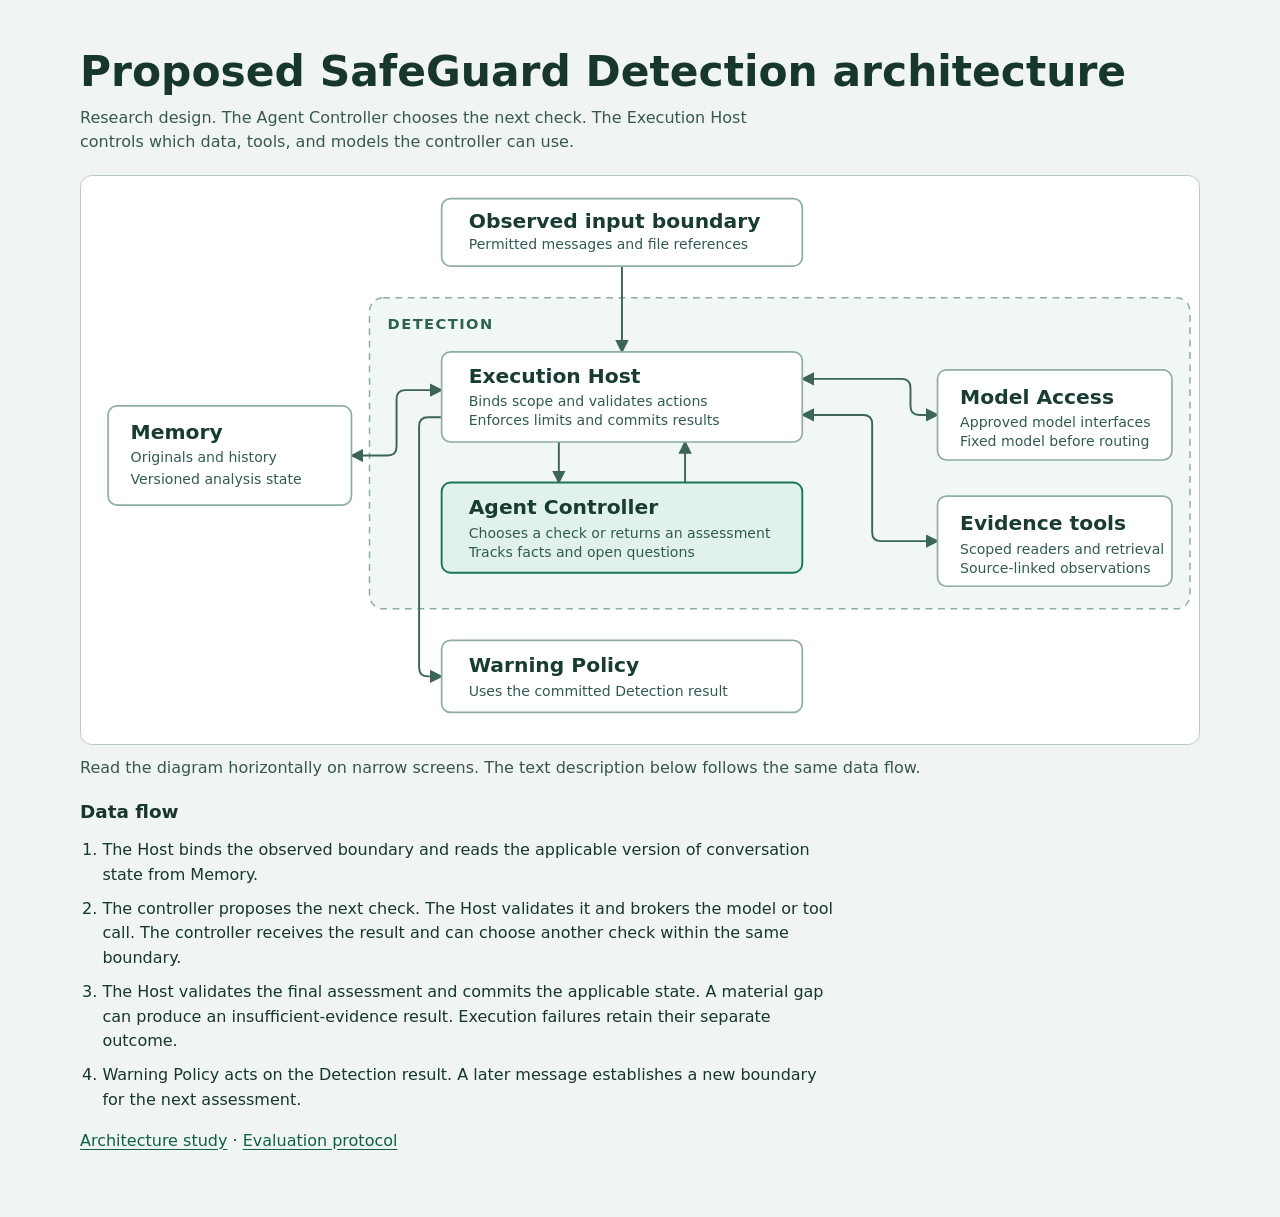
<file: docs/research/agent-detection.html>
<!doctype html>
<html lang="en">
<head>
  <meta charset="utf-8">
  <meta name="viewport" content="width=device-width, initial-scale=1">
  <title>Proposed SafeGuard Detection architecture</title>
  <style>
    :root { color-scheme: light; background: #f0f5f2; color: #17362d; font-family: system-ui, sans-serif; }
    body { max-width: 70rem; margin: 0 auto; padding: clamp(1rem, 4vw, 3rem); }
    h1 { margin: 0 0 .55rem; font-size: clamp(1.65rem, 4vw, 2.65rem); line-height: 1.15; }
    p, li { line-height: 1.55; }
    .intro { max-width: 67ch; margin: 0 0 1.25rem; color: #39584e; }
    figure { margin: 0; }
    .canvas { background: #fff; border: 1px solid #b8ccbf; border-radius: .75rem; overflow-x: auto; }
    .canvas:focus-visible { outline: 3px solid #146951; outline-offset: 3px; }
    svg { display: block; width: 100%; min-width: 48rem; height: auto; }
    .zone { fill: #f1f7f3; stroke: #8aafa0; stroke-width: 1.3; stroke-dasharray: 6 5; }
    .node { fill: #fff; stroke: #8daea0; stroke-width: 1.5; }
    .decision { fill: #e0f2e9; stroke: #1c755d; stroke-width: 1.7; }
    .line { fill: none; stroke: #3c6457; stroke-width: 1.7; marker-end: url(#arrow); }
    .both { marker-start: url(#arrow); }
    .box-title { font-size: 18px; font-weight: 690; fill: #193c32; }
    .box-detail { font-size: 12.5px; fill: #315b50; }
    .zone-title { font-size: 13px; font-weight: 750; letter-spacing: .1em; fill: #2d6251; }
    figcaption { margin: .65rem 0 1.35rem; color: #38564e; line-height: 1.5; }
    h2 { font-size: 1.15rem; }
    ol { max-width: 72ch; padding-inline-start: 1.4rem; }
    li + li { margin-top: .55rem; }
    a { color: #0d604a; text-underline-offset: .18em; }
  </style>
</head>
<body>
  <main>
    <h1>Proposed SafeGuard Detection architecture</h1>
    <p class="intro">Research design. The Agent Controller chooses the next check. The Execution Host controls which data, tools, and models the controller can use.</p>
    <figure>
      <div class="canvas" tabindex="0" role="region" aria-label="Scrollable architecture diagram">
        <svg viewBox="0 0 992 504" role="img" aria-labelledby="agent-detection-title agent-detection-desc">
          <title id="agent-detection-title">Proposed SafeGuard Detection architecture</title>
          <desc id="agent-detection-desc">One Agent Controller uses the Execution Host to access models, tools, and scoped Memory before returning an assessment to Warning Policy.</desc>
          <defs>
            <marker id="arrow" viewBox="0 0 8 8" markerWidth="7" markerHeight="7" refX="7" refY="4" orient="auto-start-reverse">
              <path d="M0 0 L8 4 L0 8 Z" fill="#3c6457"/>
            </marker>
          </defs>

          <rect class="zone" x="256" y="108" width="728" height="276" rx="12"/>
          <text class="zone-title" x="272" y="136">DETECTION</text>

          <line class="line" x1="480" y1="80" x2="480" y2="156"/>
          <path class="line both" d="M240 248 H272 Q280 248 280 240 V198 Q280 190 288 190 H320"/>
          <line class="line" x1="424" y1="236" x2="424" y2="272"/>
          <line class="line" x1="536" y1="272" x2="536" y2="236"/>
          <path class="line both" d="M640 180 H728 Q736 180 736 188 V204 Q736 212 744 212 H760"/>
          <path class="line both" d="M640 212 H694 Q702 212 702 220 V316 Q702 324 710 324 H760"/>
          <path class="line" d="M320 214 H308 Q300 214 300 222 V436 Q300 444 308 444 H320"/>

          <rect class="node" x="320" y="20" width="320" height="60" rx="8"/>
          <text class="box-title" x="344" y="46">Observed input boundary</text>
          <text class="box-detail" x="344" y="65">Permitted messages and file references</text>

          <rect class="node" x="24" y="204" width="216" height="88" rx="8"/>
          <text class="box-title" x="44" y="233">Memory</text>
          <text class="box-detail" x="44" y="254">Originals and history</text>
          <text class="box-detail" x="44" y="273">Versioned analysis state</text>

          <rect class="node" x="320" y="156" width="320" height="80" rx="8"/>
          <text class="box-title" x="344" y="184">Execution Host</text>
          <text class="box-detail" x="344" y="204">Binds scope and validates actions</text>
          <text class="box-detail" x="344" y="221">Enforces limits and commits results</text>

          <rect class="decision" x="320" y="272" width="320" height="80" rx="8"/>
          <text class="box-title" x="344" y="300">Agent Controller</text>
          <text class="box-detail" x="344" y="321">Chooses a check or returns an assessment</text>
          <text class="box-detail" x="344" y="338">Tracks facts and open questions</text>

          <rect class="node" x="760" y="172" width="208" height="80" rx="8"/>
          <text class="box-title" x="780" y="202">Model Access</text>
          <text class="box-detail" x="780" y="223">Approved model interfaces</text>
          <text class="box-detail" x="780" y="240">Fixed model before routing</text>

          <rect class="node" x="760" y="284" width="208" height="80" rx="8"/>
          <text class="box-title" x="780" y="314">Evidence tools</text>
          <text class="box-detail" x="780" y="335">Scoped readers and retrieval</text>
          <text class="box-detail" x="780" y="352">Source-linked observations</text>

          <rect class="node" x="320" y="412" width="320" height="64" rx="8"/>
          <text class="box-title" x="344" y="440">Warning Policy</text>
          <text class="box-detail" x="344" y="461">Uses the committed Detection result</text>
        </svg>
      </div>
      <figcaption>Read the diagram horizontally on narrow screens. The text description below follows the same data flow.</figcaption>
    </figure>
    <h2>Data flow</h2>
    <ol>
      <li>The Host binds the observed boundary and reads the applicable version of conversation state from Memory.</li>
      <li>The controller proposes the next check. The Host validates it and brokers the model or tool call. The controller receives the result and can choose another check within the same boundary.</li>
      <li>The Host validates the final assessment and commits the applicable state. A material gap can produce an insufficient-evidence result. Execution failures retain their separate outcome.</li>
      <li>Warning Policy acts on the Detection result. A later message establishes a new boundary for the next assessment.</li>
    </ol>
    <p><a href="agent-architecture.md">Architecture study</a> · <a href="agent-evaluation.md">Evaluation protocol</a></p>
  </main>
</body>
</html>
</file>
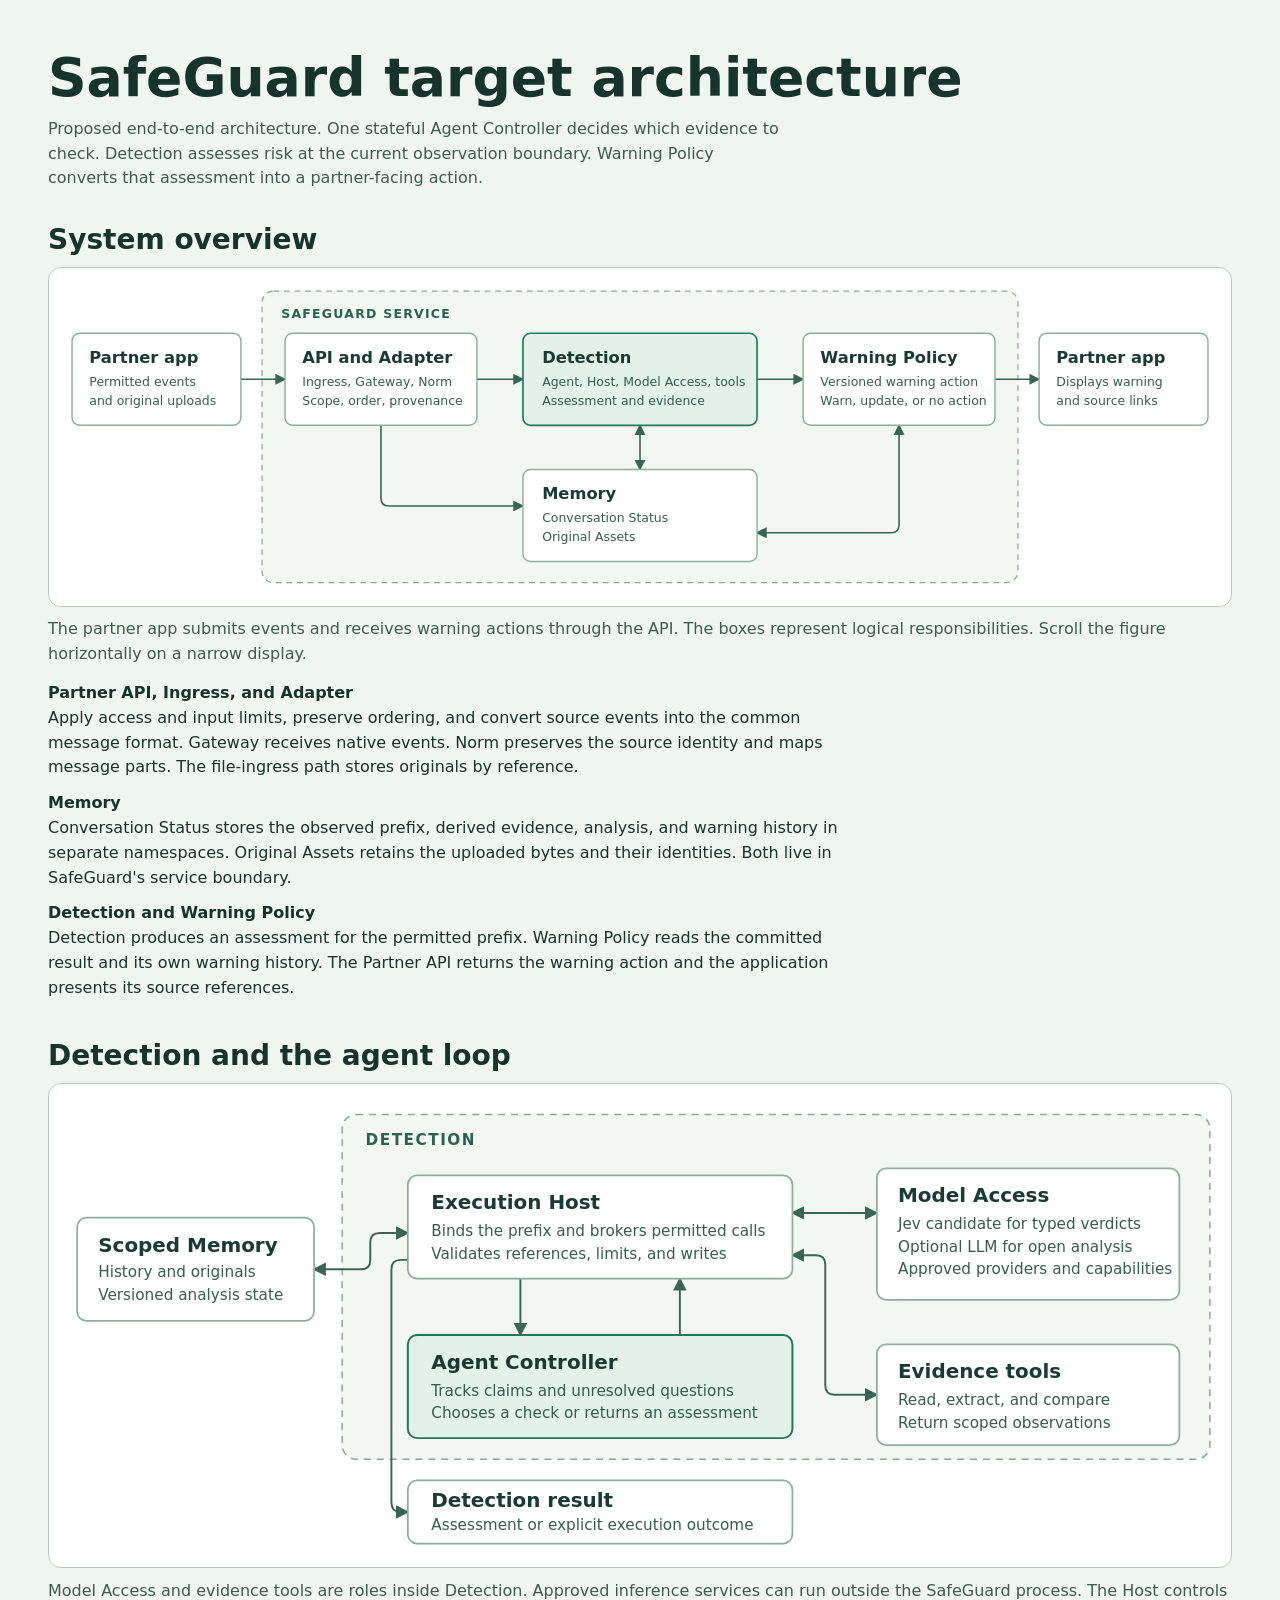
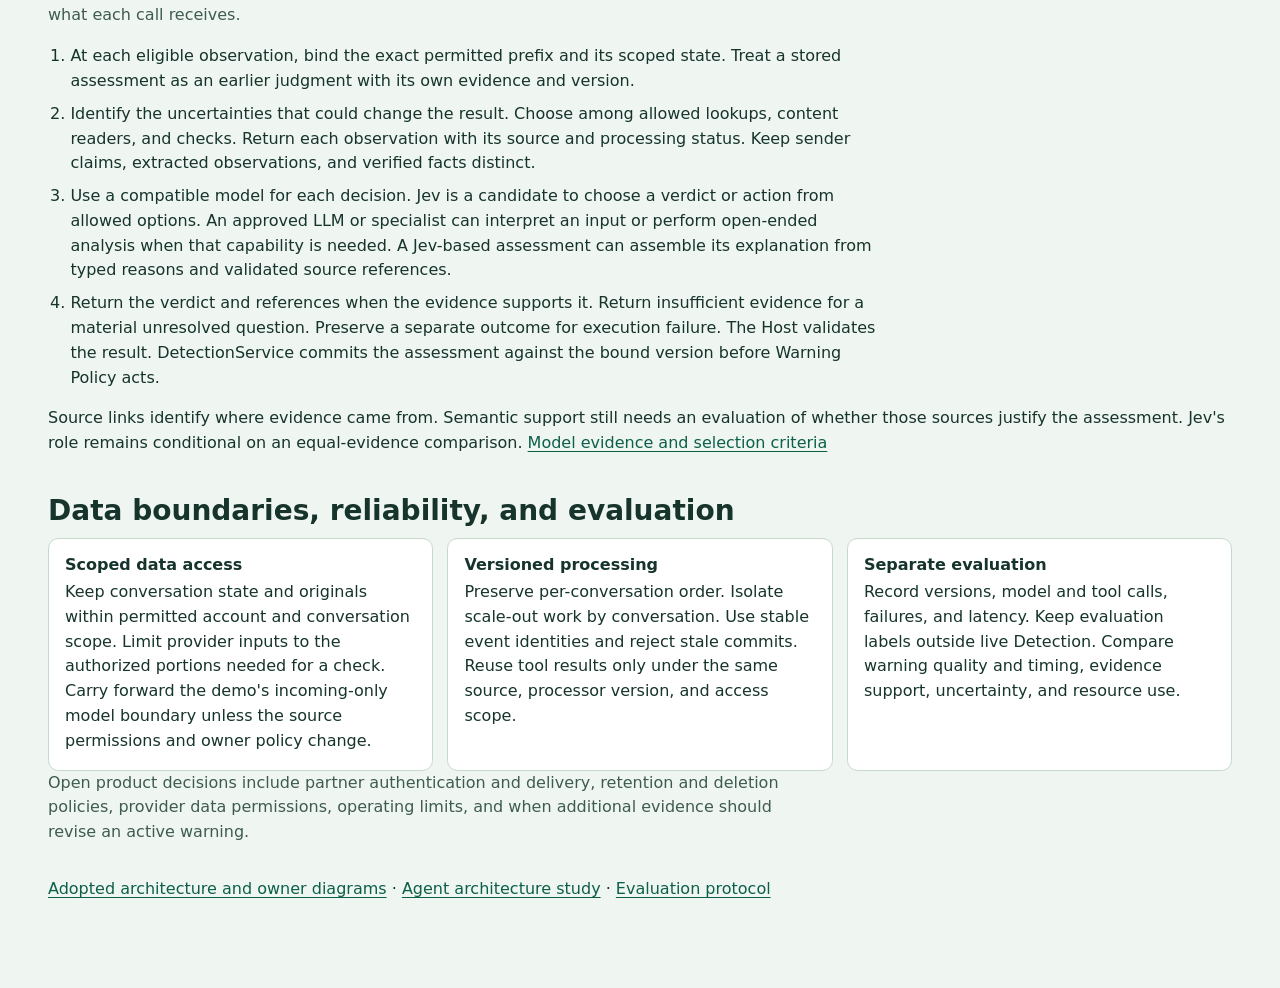
<file: docs/research/safeguard-target-architecture.html>
<!doctype html>
<html lang="en">
<head>
  <meta charset="utf-8">
  <meta name="viewport" content="width=device-width, initial-scale=1">
  <title>SafeGuard target architecture</title>
  <style>
    :root { color-scheme: light; background: #eff5f1; color: #16342c; font-family: system-ui, sans-serif; }
    body { max-width: 76rem; margin: 0 auto; padding: clamp(1rem, 4vw, 3rem); }
    h1 { margin: 0 0 .55rem; font-size: clamp(1.85rem, 5vw, 3.35rem); line-height: 1.12; }
    h2 { margin: 0 0 .65rem; font-size: clamp(1.25rem, 3vw, 1.75rem); line-height: 1.2; }
    h3 { margin: 0; font-size: 1rem; }
    p, li, dd, figcaption { line-height: 1.55; }
    .description { max-width: 72ch; margin: 0 0 2rem; color: #3e5b52; }
    section { margin: 0 0 2.4rem; }
    figure { margin: 0; }
    .frame { background: #fff; border: 1px solid #b4cbbd; border-radius: .8rem; overflow-x: auto; }
    .frame:focus-visible { outline: 3px solid #16765c; outline-offset: 3px; }
    svg { display: block; width: 100%; min-width: 53rem; height: auto; }
    .detail svg { min-width: 43rem; }
    .zone { fill: #f2f7f3; stroke: #82aa99; stroke-width: 1.3; stroke-dasharray: 6 5; }
    .node { fill: #fff; stroke: #8cae9f; stroke-width: 1.5; }
    .decision { fill: #e2f2e9; stroke: #23755e; stroke-width: 1.7; }
    .line { fill: none; stroke: #396456; stroke-width: 1.65; }
    .box-title { font-size: 17px; font-weight: 700; fill: #193b31; }
    .box-detail { font-size: 13px; fill: #345d50; }
    .zone-title { font-size: 13px; font-weight: 750; letter-spacing: .1em; fill: #2b6150; }
    figcaption { margin: .65rem 0 0; color: #3e5b52; }
    dl, ol { max-width: 80ch; padding-inline-start: 0; }
    ol { padding-inline-start: 1.4rem; }
    dt { font-weight: 730; }
    dd { margin: .25rem 0 .8rem; }
    li + li { margin-top: .5rem; }
    .notes { display: grid; grid-template-columns: repeat(auto-fit, minmax(min(100%, 17rem), 1fr)); gap: .9rem; }
    .notes > div { background: #fff; border: 1px solid #c6d8cc; border-radius: .65rem; padding: 1rem; }
    .notes p { margin: .35rem 0 0; }
    a { color: #0c5f49; text-underline-offset: .18em; }
  </style>
</head>
<body>
  <main>
    <h1>SafeGuard target architecture</h1>
    <p class="description">Proposed end-to-end architecture. One stateful Agent Controller decides which evidence to check. Detection assesses risk at the current observation boundary. Warning Policy converts that assessment into a partner-facing action.</p>

    <section aria-labelledby="overview-heading">
      <h2 id="overview-heading">System overview</h2>
      <figure>
        <div class="frame" tabindex="0" role="region" aria-label="Scrollable SafeGuard system overview">
          <svg viewBox="0 0 1232 352" role="img" aria-labelledby="safeguard-target-architecture-title safeguard-target-architecture-desc">
            <title id="safeguard-target-architecture-title">SafeGuard system overview</title>
            <desc id="safeguard-target-architecture-desc">A partner submits permitted messages to the SafeGuard service, which normalizes and stores inputs, runs Detection, and returns a Warning Policy action.</desc>
            <defs>
              <marker id="system-arrow" viewBox="0 0 8 8" markerWidth="7" markerHeight="7" refX="7" refY="4" orient="auto-start-reverse">
                <path d="M0 0 L8 4 L0 8 Z" fill="#396456"/>
              </marker>
            </defs>
            <rect class="zone" x="222" y="24" width="788" height="304" rx="12"/>
            <text class="zone-title" x="242" y="52">SAFEGUARD SERVICE</text>
            <g class="line" marker-end="url(#system-arrow)">
              <line x1="200" y1="116" x2="246" y2="116"/>
              <line x1="446" y1="116" x2="494" y2="116"/>
              <line x1="738" y1="116" x2="786" y2="116"/>
              <line x1="986" y1="116" x2="1032" y2="116"/>
              <path d="M346 164 V240 Q346 248 354 248 H494"/>
              <line x1="616" y1="164" x2="616" y2="210" marker-start="url(#system-arrow)"/>
              <path d="M886 164 V268 Q886 276 878 276 H738" marker-start="url(#system-arrow)"/>
            </g>

            <rect class="node" x="24" y="68" width="176" height="96" rx="8"/>
            <text class="box-title" x="42" y="99">Partner app</text>
            <text class="box-detail" x="42" y="123">Permitted events</text>
            <text class="box-detail" x="42" y="143">and original uploads</text>

            <rect class="node" x="246" y="68" width="200" height="96" rx="8"/>
            <text class="box-title" x="264" y="99">API and Adapter</text>
            <text class="box-detail" x="264" y="123">Ingress, Gateway, Norm</text>
            <text class="box-detail" x="264" y="143">Scope, order, provenance</text>

            <rect class="decision" x="494" y="68" width="244" height="96" rx="8"/>
            <text class="box-title" x="514" y="99">Detection</text>
            <text class="box-detail" x="514" y="123">Agent, Host, Model Access, tools</text>
            <text class="box-detail" x="514" y="143">Assessment and evidence</text>

            <rect class="node" x="786" y="68" width="200" height="96" rx="8"/>
            <text class="box-title" x="804" y="99">Warning Policy</text>
            <text class="box-detail" x="804" y="123">Versioned warning action</text>
            <text class="box-detail" x="804" y="143">Warn, update, or no action</text>

            <rect class="node" x="1032" y="68" width="176" height="96" rx="8"/>
            <text class="box-title" x="1050" y="99">Partner app</text>
            <text class="box-detail" x="1050" y="123">Displays warning</text>
            <text class="box-detail" x="1050" y="143">and source links</text>

            <rect class="node" x="494" y="210" width="244" height="96" rx="8"/>
            <text class="box-title" x="514" y="241">Memory</text>
            <text class="box-detail" x="514" y="265">Conversation Status</text>
            <text class="box-detail" x="514" y="285">Original Assets</text>
          </svg>
        </div>
        <figcaption>The partner app submits events and receives warning actions through the API. The boxes represent logical responsibilities. Scroll the figure horizontally on a narrow display.</figcaption>
      </figure>
      <dl>
        <dt>Partner API, Ingress, and Adapter</dt>
        <dd>Apply access and input limits, preserve ordering, and convert source events into the common message format. Gateway receives native events. Norm preserves the source identity and maps message parts. The file-ingress path stores originals by reference.</dd>
        <dt>Memory</dt>
        <dd>Conversation Status stores the observed prefix, derived evidence, analysis, and warning history in separate namespaces. Original Assets retains the uploaded bytes and their identities. Both live in SafeGuard's service boundary.</dd>
        <dt>Detection and Warning Policy</dt>
        <dd>Detection produces an assessment for the permitted prefix. Warning Policy reads the committed result and its own warning history. The Partner API returns the warning action and the application presents its source references.</dd>
      </dl>
    </section>

    <section aria-labelledby="detection-heading">
      <h2 id="detection-heading">Detection and the agent loop</h2>
      <figure class="detail">
        <div class="frame" tabindex="0" role="region" aria-label="Scrollable Detection agent diagram">
          <svg viewBox="0 0 1008 412" role="img" aria-labelledby="target-detection-title target-detection-desc">
            <title id="target-detection-title">Detection and model roles</title>
            <desc id="target-detection-desc">The Host brokers all Agent Controller access to scoped Memory, evidence tools, and Model Access, then validates and commits the assessment.</desc>
            <defs>
              <marker id="detail-arrow" viewBox="0 0 8 8" markerWidth="7" markerHeight="7" refX="7" refY="4" orient="auto-start-reverse">
                <path d="M0 0 L8 4 L0 8 Z" fill="#396456"/>
              </marker>
            </defs>
            <rect class="zone" x="250" y="26" width="740" height="294" rx="12"/>
            <text class="zone-title" x="270" y="52">DETECTION</text>
            <g class="line" marker-end="url(#detail-arrow)">
              <path d="M226 158 H266 Q274 158 274 150 V135 Q274 127 282 127 H306" marker-start="url(#detail-arrow)"/>
              <line x1="402" y1="166" x2="402" y2="214"/>
              <line x1="538" y1="214" x2="538" y2="166"/>
              <line x1="634" y1="110" x2="706" y2="110" marker-start="url(#detail-arrow)"/>
              <path d="M634 146 H654 Q662 146 662 154 V257 Q662 265 670 265 H706" marker-start="url(#detail-arrow)"/>
              <path d="M306 150 H300 Q292 150 292 158 V357 Q292 365 300 365 H306"/>
            </g>

            <rect class="node" x="24" y="114" width="202" height="88" rx="8"/>
            <text class="box-title" x="42" y="143">Scoped Memory</text>
            <text class="box-detail" x="42" y="165">History and originals</text>
            <text class="box-detail" x="42" y="184">Versioned analysis state</text>

            <rect class="node" x="306" y="78" width="328" height="88" rx="8"/>
            <text class="box-title" x="326" y="107">Execution Host</text>
            <text class="box-detail" x="326" y="130">Binds the prefix and brokers permitted calls</text>
            <text class="box-detail" x="326" y="149">Validates references, limits, and writes</text>

            <rect class="decision" x="306" y="214" width="328" height="88" rx="8"/>
            <text class="box-title" x="326" y="243">Agent Controller</text>
            <text class="box-detail" x="326" y="266">Tracks claims and unresolved questions</text>
            <text class="box-detail" x="326" y="285">Chooses a check or returns an assessment</text>

            <rect class="node" x="706" y="72" width="258" height="112" rx="8"/>
            <text class="box-title" x="724" y="101">Model Access</text>
            <text class="box-detail" x="724" y="124">Jev candidate for typed verdicts</text>
            <text class="box-detail" x="724" y="143">Optional LLM for open analysis</text>
            <text class="box-detail" x="724" y="162">Approved providers and capabilities</text>

            <rect class="node" x="706" y="222" width="258" height="86" rx="8"/>
            <text class="box-title" x="724" y="251">Evidence tools</text>
            <text class="box-detail" x="724" y="274">Read, extract, and compare</text>
            <text class="box-detail" x="724" y="293">Return scoped observations</text>

            <rect class="node" x="306" y="338" width="328" height="54" rx="8"/>
            <text class="box-title" x="326" y="361">Detection result</text>
            <text class="box-detail" x="326" y="380">Assessment or explicit execution outcome</text>
          </svg>
        </div>
        <figcaption>Model Access and evidence tools are roles inside Detection. Approved inference services can run outside the SafeGuard process. The Host controls what each call receives.</figcaption>
      </figure>
      <ol>
        <li>At each eligible observation, bind the exact permitted prefix and its scoped state. Treat a stored assessment as an earlier judgment with its own evidence and version.</li>
        <li>Identify the uncertainties that could change the result. Choose among allowed lookups, content readers, and checks. Return each observation with its source and processing status. Keep sender claims, extracted observations, and verified facts distinct.</li>
        <li>Use a compatible model for each decision. Jev is a candidate to choose a verdict or action from allowed options. An approved LLM or specialist can interpret an input or perform open-ended analysis when that capability is needed. A Jev-based assessment can assemble its explanation from typed reasons and validated source references.</li>
        <li>Return the verdict and references when the evidence supports it. Return insufficient evidence for a material unresolved question. Preserve a separate outcome for execution failure. The Host validates the result. DetectionService commits the assessment against the bound version before Warning Policy acts.</li>
      </ol>
      <p>Source links identify where evidence came from. Semantic support still needs an evaluation of whether those sources justify the assessment. Jev's role remains conditional on an equal-evidence comparison. <a href="agent-architecture.md#model-shortlist-by-role">Model evidence and selection criteria</a></p>
    </section>

    <section aria-labelledby="operations-heading">
      <h2 id="operations-heading">Data boundaries, reliability, and evaluation</h2>
      <div class="notes">
        <div>
          <h3>Scoped data access</h3>
          <p>Keep conversation state and originals within permitted account and conversation scope. Limit provider inputs to the authorized portions needed for a check. Carry forward the demo's incoming-only model boundary unless the source permissions and owner policy change.</p>
        </div>
        <div>
          <h3>Versioned processing</h3>
          <p>Preserve per-conversation order. Isolate scale-out work by conversation. Use stable event identities and reject stale commits. Reuse tool results only under the same source, processor version, and access scope.</p>
        </div>
        <div>
          <h3>Separate evaluation</h3>
          <p>Record versions, model and tool calls, failures, and latency. Keep evaluation labels outside live Detection. Compare warning quality and timing, evidence support, uncertainty, and resource use.</p>
        </div>
      </div>
      <p class="description">Open product decisions include partner authentication and delivery, retention and deletion policies, provider data permissions, operating limits, and when additional evidence should revise an active warning.</p>
      <p><a href="../../README.md#architecture">Adopted architecture and owner diagrams</a> · <a href="agent-architecture.md">Agent architecture study</a> · <a href="agent-evaluation.md">Evaluation protocol</a></p>
    </section>
  </main>
</body>
</html>
</file>
